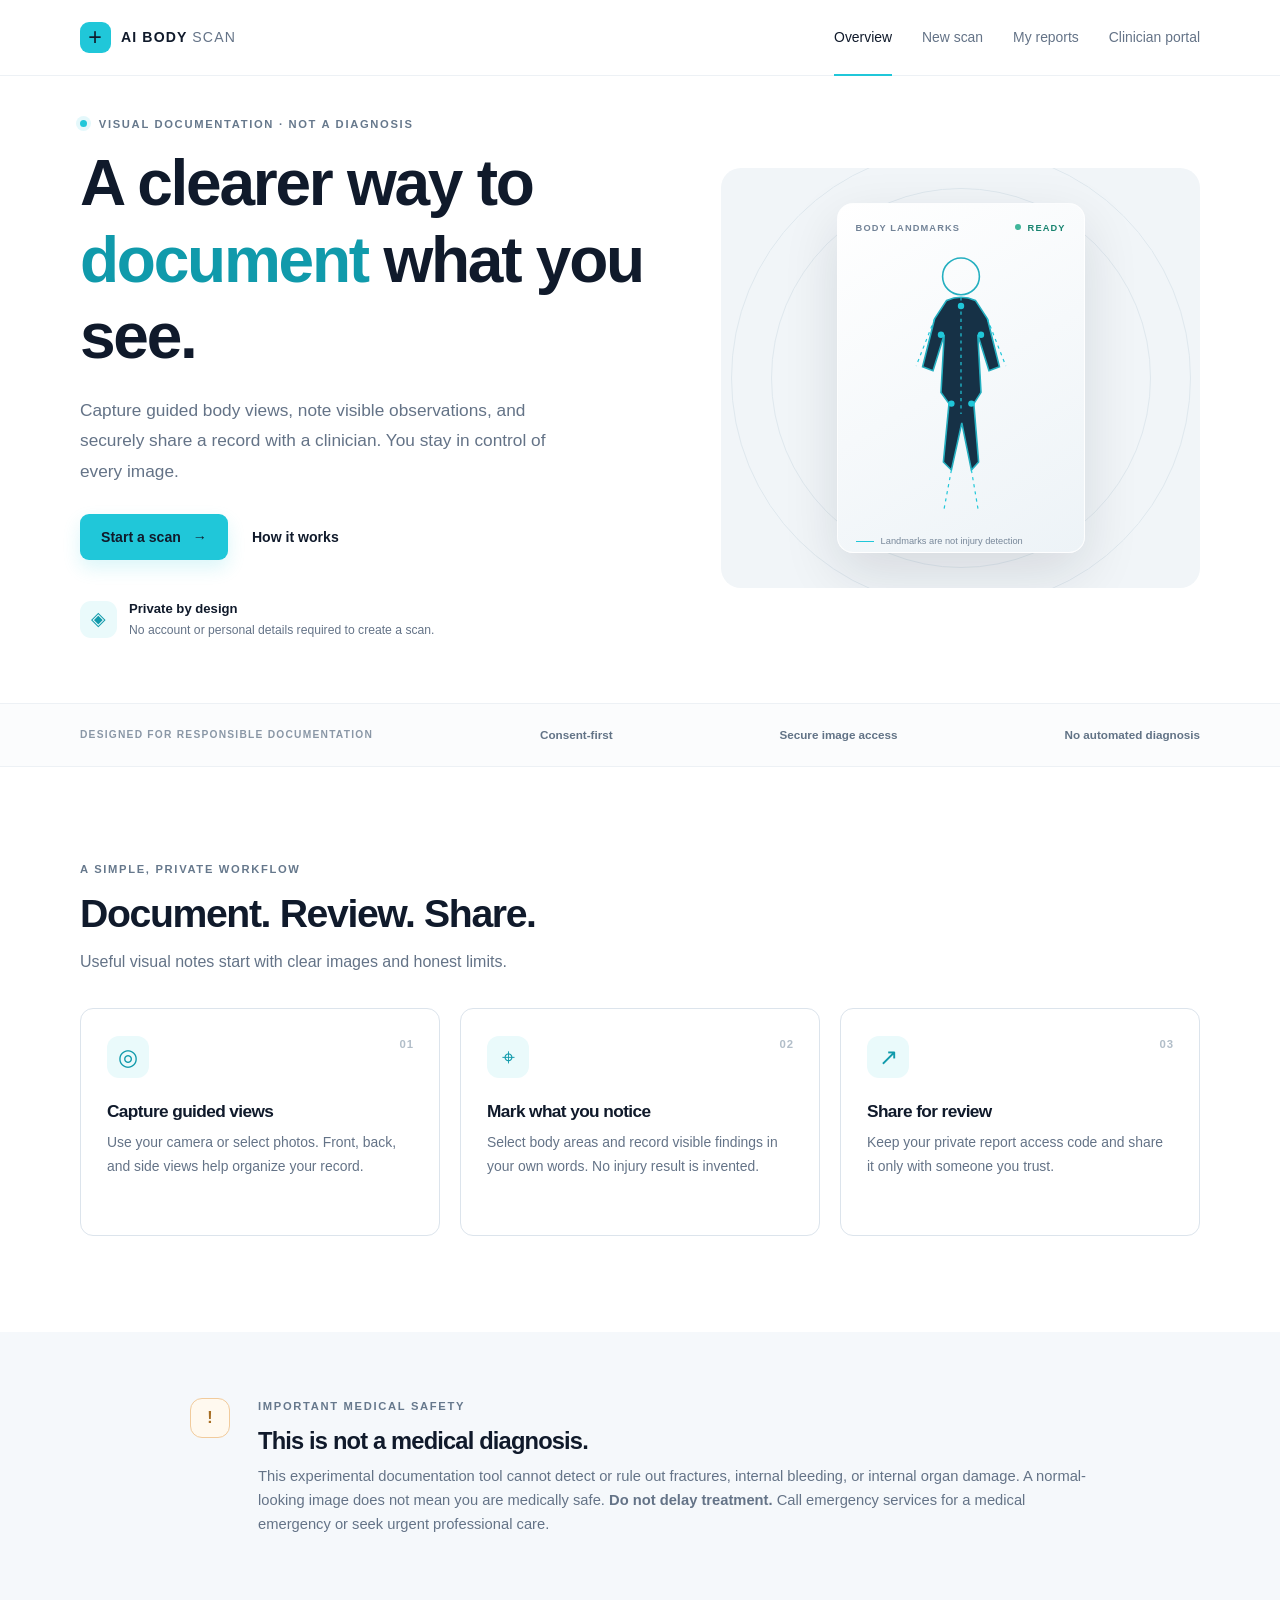
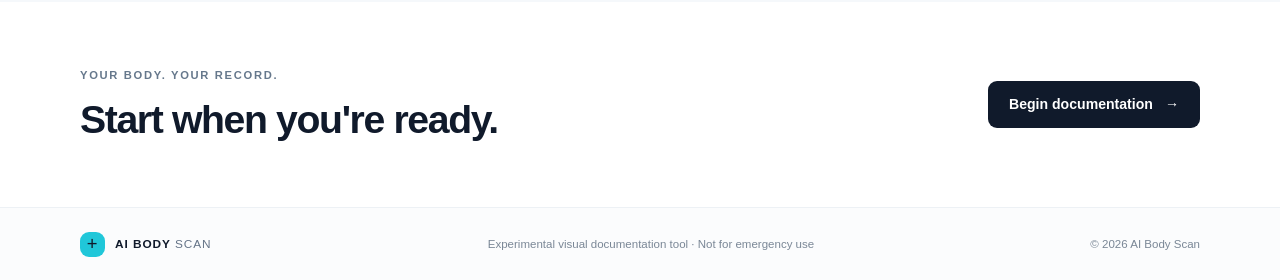
<file: frontend/index.html>
<!doctype html>
<html lang="en">
<head>
  <meta charset="utf-8">
  <meta name="viewport" content="width=device-width, initial-scale=1">
  <meta name="theme-color" content="#101a2b">
  <meta name="description" content="A private, experimental tool for documenting visible observations and body landmarks.">
  <title>AI Body Scan — Visual screening & documentation</title>
  <link rel="stylesheet" href="css/style.css">
  <script defer src="js/config.js"></script>
  <script defer src="js/app.js"></script>
</head>
<body>
  <header class="site-header">
    <a class="brand" href="index.html" aria-label="AI Body Scan home"><span class="brand-mark">+</span><span>AI BODY <b>SCAN</b></span></a>
    <button class="nav-toggle" aria-label="Open navigation" aria-expanded="false" aria-controls="primary-nav">Menu</button>
    <nav id="primary-nav" class="primary-nav">
      <a class="active" href="index.html">Overview</a><a href="scanner.html">New scan</a><a href="reports.html">My reports</a><a href="doctor.html">Clinician portal</a>
    </nav>
  </header>
  <main>
    <section class="hero container">
      <div class="hero-copy">
        <p class="eyebrow"><span class="status-dot"></span> VISUAL DOCUMENTATION · NOT A DIAGNOSIS</p>
        <h1>A clearer way to <span>document</span> what you see.</h1>
        <p class="hero-lede">Capture guided body views, note visible observations, and securely share a record with a clinician. You stay in control of every image.</p>
        <div class="hero-actions"><a class="button button-primary" href="scanner.html">Start a scan <span aria-hidden="true">→</span></a><a class="text-link" href="#how-it-works">How it works</a></div>
        <div class="hero-proof"><span class="proof-icon">◈</span><span><b>Private by design</b><small>No account or personal details required to create a scan.</small></span></div>
      </div>
      <div class="hero-visual" aria-hidden="true">
        <div class="visual-card">
          <div class="visual-top"><span>BODY LANDMARKS</span><span class="live-label"><i></i> READY</span></div>
          <svg class="hero-body" viewBox="0 0 220 350" role="img">
            <circle cx="110" cy="38" r="23" fill="none" stroke="currentColor" stroke-width="2"/>
            <path d="M92 68 Q110 60 128 68 L143 91 158 151 145 156 131 111 135 183 126 197 132 270 123 280 111 221 98 280 88 270 95 197 85 183 89 111 75 156 62 151 77 91Z" fill="#163146" stroke="currentColor" stroke-width="2"/>
            <path d="M110 64V210M77 91L54 150M143 91L166 150M98 280L88 333M123 280L132 333" fill="none" stroke="#20c7d9" stroke-width="1.5" stroke-dasharray="4 5"/>
            <circle cx="110" cy="75" r="4" fill="#20c7d9"/><circle cx="85" cy="111" r="4" fill="#20c7d9"/><circle cx="135" cy="111" r="4" fill="#20c7d9"/><circle cx="98" cy="197" r="4" fill="#20c7d9"/><circle cx="123" cy="197" r="4" fill="#20c7d9"/>
          </svg>
          <div class="visual-caption"><span class="caption-line"></span><span>Landmarks are not injury detection</span></div>
        </div>
        <span class="visual-orbit orbit-one"></span><span class="visual-orbit orbit-two"></span>
      </div>
    </section>
    <section class="trust-strip"><div class="container trust-inner"><span>DESIGNED FOR RESPONSIBLE DOCUMENTATION</span><span>Consent-first</span><span>Secure image access</span><span>No automated diagnosis</span></div></section>
    <section id="how-it-works" class="section container">
      <div class="section-heading"><p class="eyebrow">A SIMPLE, PRIVATE WORKFLOW</p><h2>Document. Review. Share.</h2><p>Useful visual notes start with clear images and honest limits.</p></div>
      <div class="feature-grid">
        <article class="feature-card"><span class="feature-number">01</span><div class="feature-icon">◎</div><h3>Capture guided views</h3><p>Use your camera or select photos. Front, back, and side views help organize your record.</p></article>
        <article class="feature-card"><span class="feature-number">02</span><div class="feature-icon">⌖</div><h3>Mark what you notice</h3><p>Select body areas and record visible findings in your own words. No injury result is invented.</p></article>
        <article class="feature-card"><span class="feature-number">03</span><div class="feature-icon">↗</div><h3>Share for review</h3><p>Keep your private report access code and share it only with someone you trust.</p></article>
      </div>
    </section>
    <section class="safety-section"><div class="container safety-card"><span class="safety-symbol">!</span><div><p class="eyebrow">IMPORTANT MEDICAL SAFETY</p><h2>This is not a medical diagnosis.</h2><p>This experimental documentation tool cannot detect or rule out fractures, internal bleeding, or internal organ damage. A normal-looking image does not mean you are medically safe. <b>Do not delay treatment.</b> Call emergency services for a medical emergency or seek urgent professional care.</p></div></div></section>
    <section class="closing-cta container"><div><p class="eyebrow">YOUR BODY. YOUR RECORD.</p><h2>Start when you're ready.</h2></div><a class="button button-dark" href="scanner.html">Begin documentation <span aria-hidden="true">→</span></a></section>
  </main>
  <footer class="site-footer"><div class="container footer-inner"><a class="brand" href="index.html"><span class="brand-mark">+</span><span>AI BODY <b>SCAN</b></span></a><span>Experimental visual documentation tool · Not for emergency use</span><span>© <span data-year></span> AI Body Scan</span></div></footer>
</body>
</html>
</file>
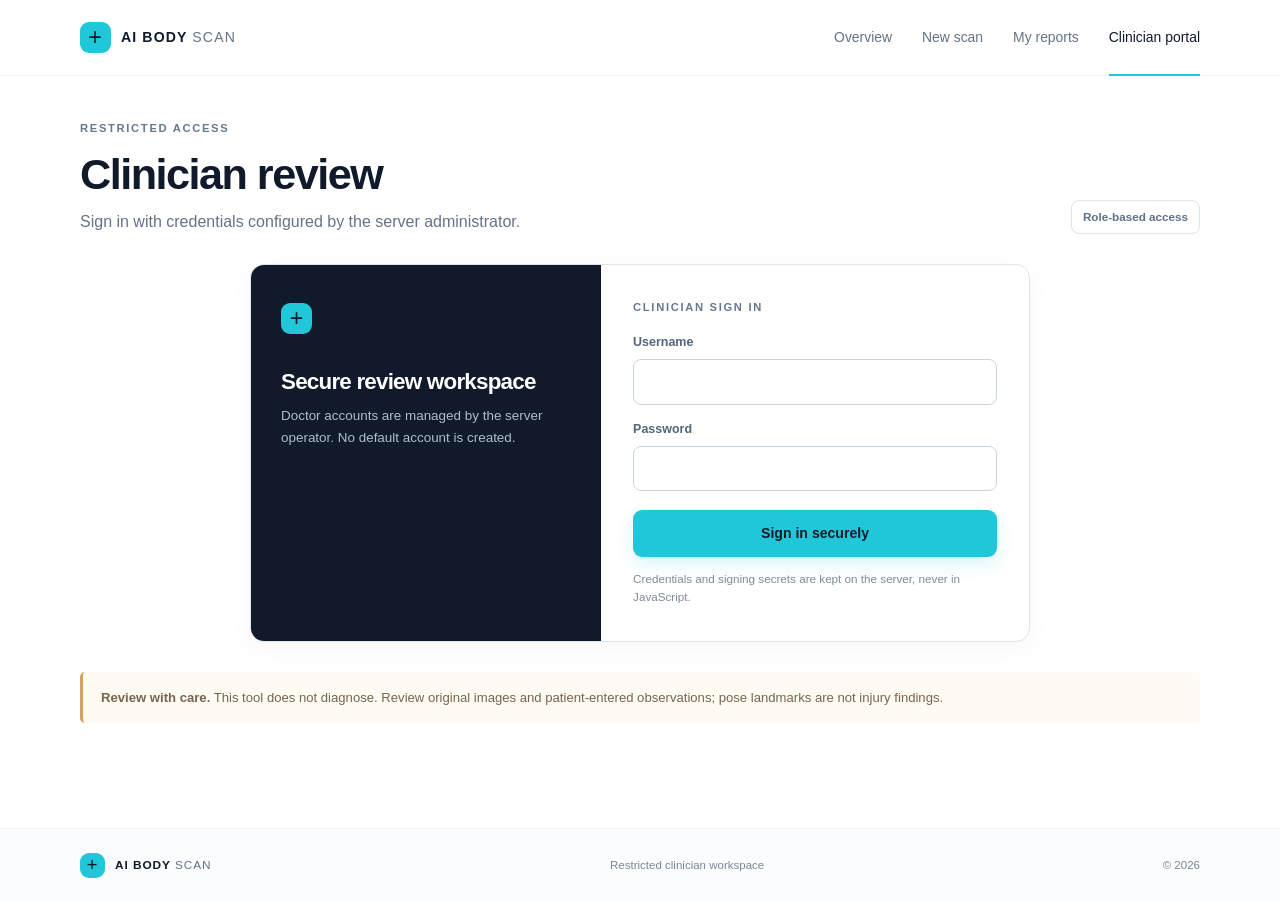
<file: frontend/doctor.html>
<!doctype html>
<html lang="en"><head><meta charset="utf-8"><meta name="viewport" content="width=device-width, initial-scale=1"><meta name="theme-color" content="#101a2b"><title>Clinician portal — AI Body Scan</title><link rel="stylesheet" href="css/style.css"><script defer src="js/config.js"></script><script defer src="js/app.js"></script><script defer src="js/doctor.js"></script></head>
<body data-page="doctor"><header class="site-header"><a class="brand" href="index.html"><span class="brand-mark">+</span><span>AI BODY <b>SCAN</b></span></a><button class="nav-toggle" aria-label="Open navigation" aria-expanded="false" aria-controls="primary-nav">Menu</button><nav id="primary-nav" class="primary-nav"><a href="index.html">Overview</a><a href="scanner.html">New scan</a><a href="reports.html">My reports</a><a class="active" href="doctor.html">Clinician portal</a></nav></header>
<main class="container page-main"><div class="page-title"><div><p class="eyebrow">RESTRICTED ACCESS</p><h1>Clinician review</h1><p>Sign in with credentials configured by the server administrator.</p></div><span class="step-badge">Role-based access</span></div>
<div id="doctor-message" class="notice" role="status" aria-live="polite" hidden></div>
<section id="doctor-login-panel" class="panel auth-panel"><div class="auth-illustration"><span class="brand-mark">+</span><h2>Secure review workspace</h2><p>Doctor accounts are managed by the server operator. No default account is created.</p></div><form id="doctor-login-form" class="auth-form"><p class="eyebrow">CLINICIAN SIGN IN</p><label for="doctor-username">Username</label><input id="doctor-username" name="username" autocomplete="username" required maxlength="128"><label for="doctor-password">Password</label><input id="doctor-password" name="password" type="password" autocomplete="current-password" required maxlength="256"><button class="button button-primary button-full" type="submit">Sign in securely</button><p class="fine-print">Credentials and signing secrets are kept on the server, never in JavaScript.</p></form></section>
<section id="doctor-workspace" hidden><div class="workspace-heading"><div><p class="eyebrow">REVIEW QUEUE</p><h2>Submitted scans</h2></div><button id="doctor-logout" class="button button-outline" type="button">Sign out</button></div><div id="doctor-scan-list" class="doctor-scan-list"></div></section>
<div class="safety-banner"><b>Review with care.</b> This tool does not diagnose. Review original images and patient-entered observations; pose landmarks are not injury findings.</div></main>
<footer class="site-footer"><div class="container footer-inner"><a class="brand" href="index.html"><span class="brand-mark">+</span><span>AI BODY <b>SCAN</b></span></a><span>Restricted clinician workspace</span><span>© <span data-year></span></span></div></footer></body></html>
</file>
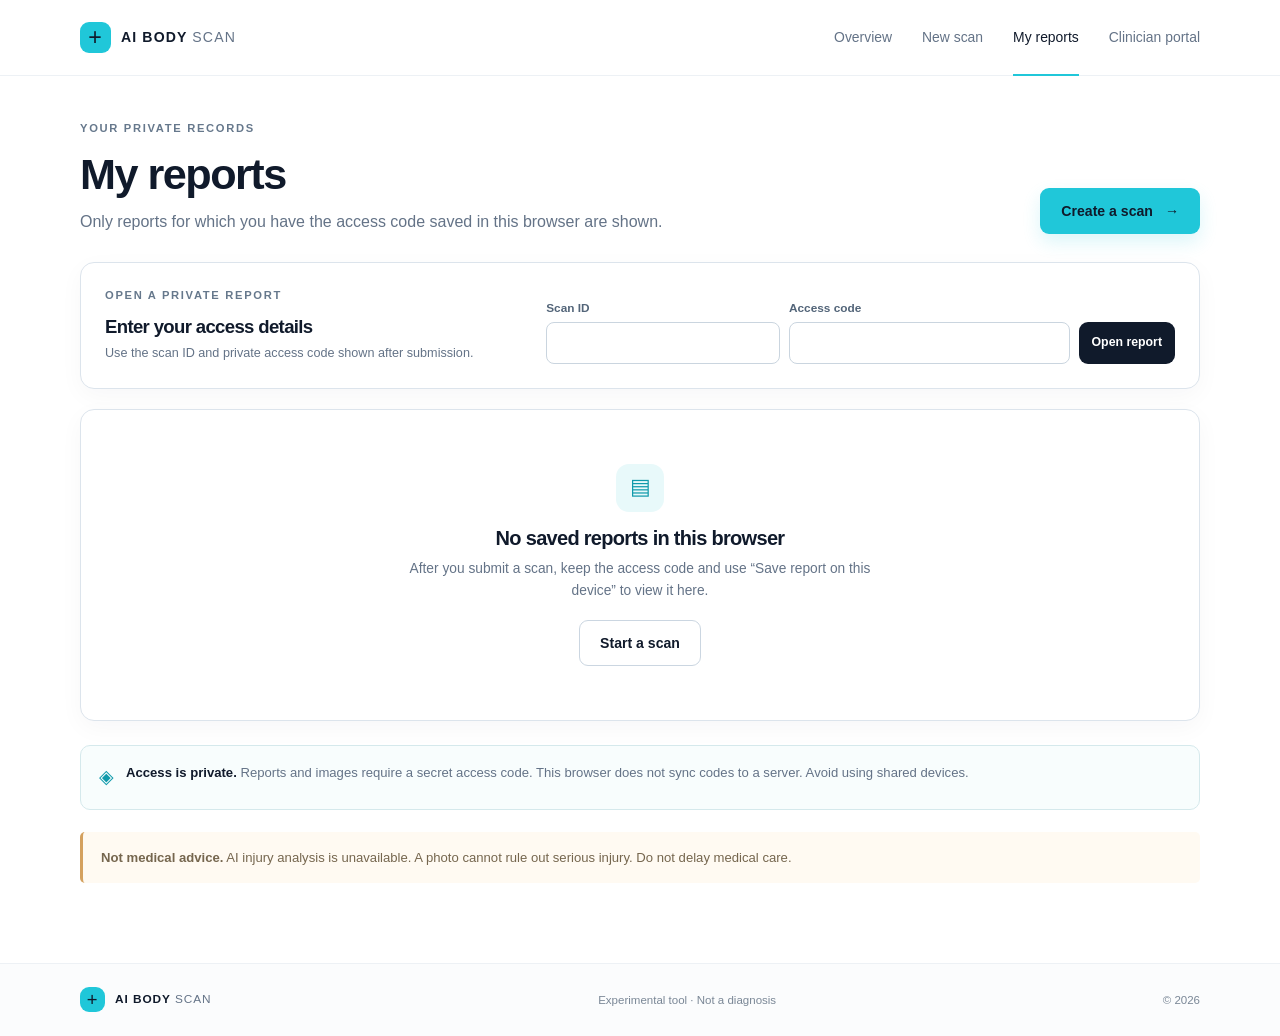
<file: frontend/reports.html>
<!doctype html>
<html lang="en"><head><meta charset="utf-8"><meta name="viewport" content="width=device-width, initial-scale=1"><meta name="theme-color" content="#101a2b"><title>My reports — AI Body Scan</title><link rel="stylesheet" href="css/style.css"><script defer src="js/config.js"></script><script defer src="js/app.js"></script><script defer src="js/reports.js"></script></head>
<body data-page="reports"><header class="site-header"><a class="brand" href="index.html"><span class="brand-mark">+</span><span>AI BODY <b>SCAN</b></span></a><button class="nav-toggle" aria-label="Open navigation" aria-expanded="false" aria-controls="primary-nav">Menu</button><nav id="primary-nav" class="primary-nav"><a href="index.html">Overview</a><a href="scanner.html">New scan</a><a class="active" href="reports.html">My reports</a><a href="doctor.html">Clinician portal</a></nav></header>
<main class="container page-main"><div class="page-title"><div><p class="eyebrow">YOUR PRIVATE RECORDS</p><h1>My reports</h1><p>Only reports for which you have the access code saved in this browser are shown.</p></div><a class="button button-primary" href="scanner.html">Create a scan <span aria-hidden="true">→</span></a></div>
<div id="reports-message" class="notice" role="status" aria-live="polite" hidden></div>
<form id="access-report-form" class="panel access-report-form"><div><p class="eyebrow">OPEN A PRIVATE REPORT</p><h2>Enter your access details</h2><p>Use the scan ID and private access code shown after submission.</p></div><div class="access-fields"><label><span class="field-label">Scan ID</span><input name="scanId" autocomplete="off" required></label><label><span class="field-label">Access code</span><input name="accessCode" autocomplete="off" required></label><button class="button button-dark" type="submit">Open report</button></div></form>
<section id="reports-list" class="report-list"><div class="empty-state panel"><span class="empty-icon">▤</span><h2>No saved reports in this browser</h2><p>After you submit a scan, keep the access code and use “Save report on this device” to view it here.</p><a class="button button-outline" href="scanner.html">Start a scan</a></div></section>
<section class="privacy-callout"><span>◈</span><p><b>Access is private.</b> Reports and images require a secret access code. This browser does not sync codes to a server. Avoid using shared devices.</p></section>
<div class="safety-banner"><b>Not medical advice.</b> AI injury analysis is unavailable. A photo cannot rule out serious injury. Do not delay medical care.</div></main>
<footer class="site-footer"><div class="container footer-inner"><a class="brand" href="index.html"><span class="brand-mark">+</span><span>AI BODY <b>SCAN</b></span></a><span>Experimental tool · Not a diagnosis</span><span>© <span data-year></span></span></div></footer></body></html>
</file>
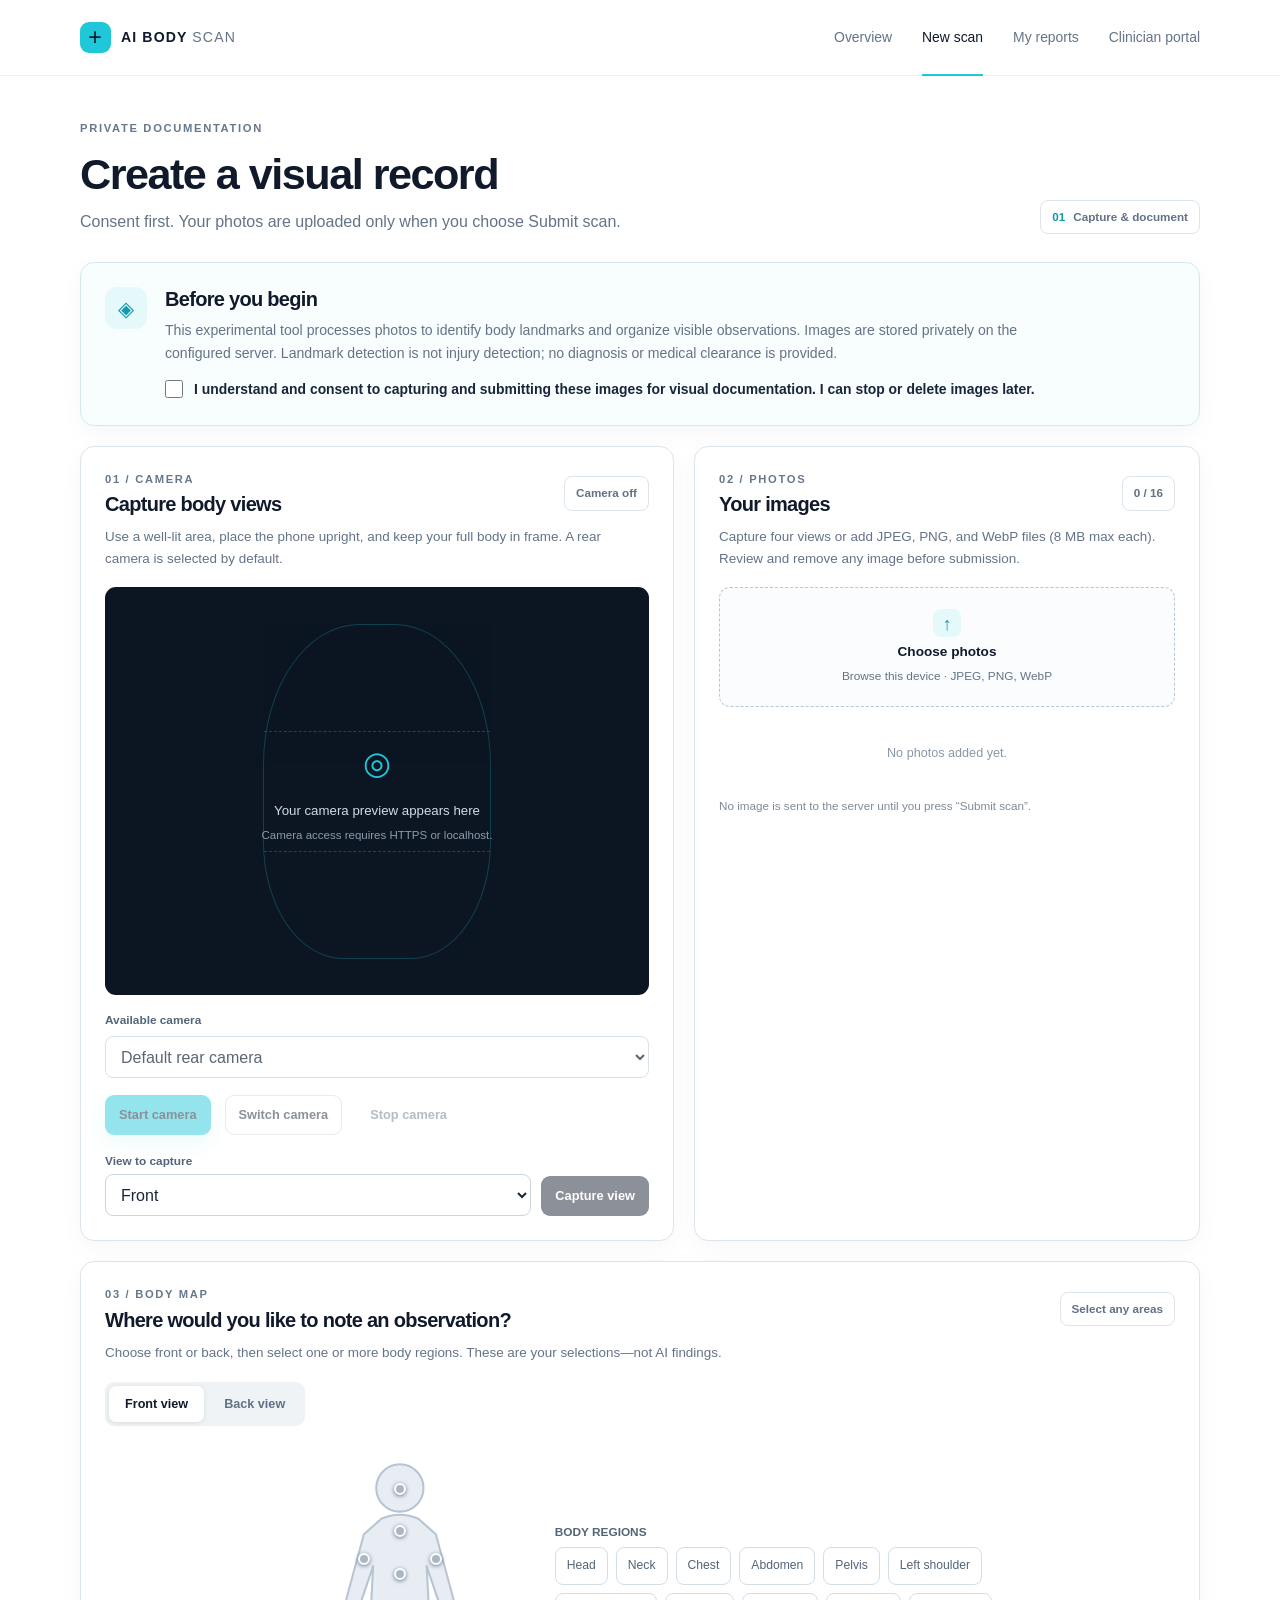
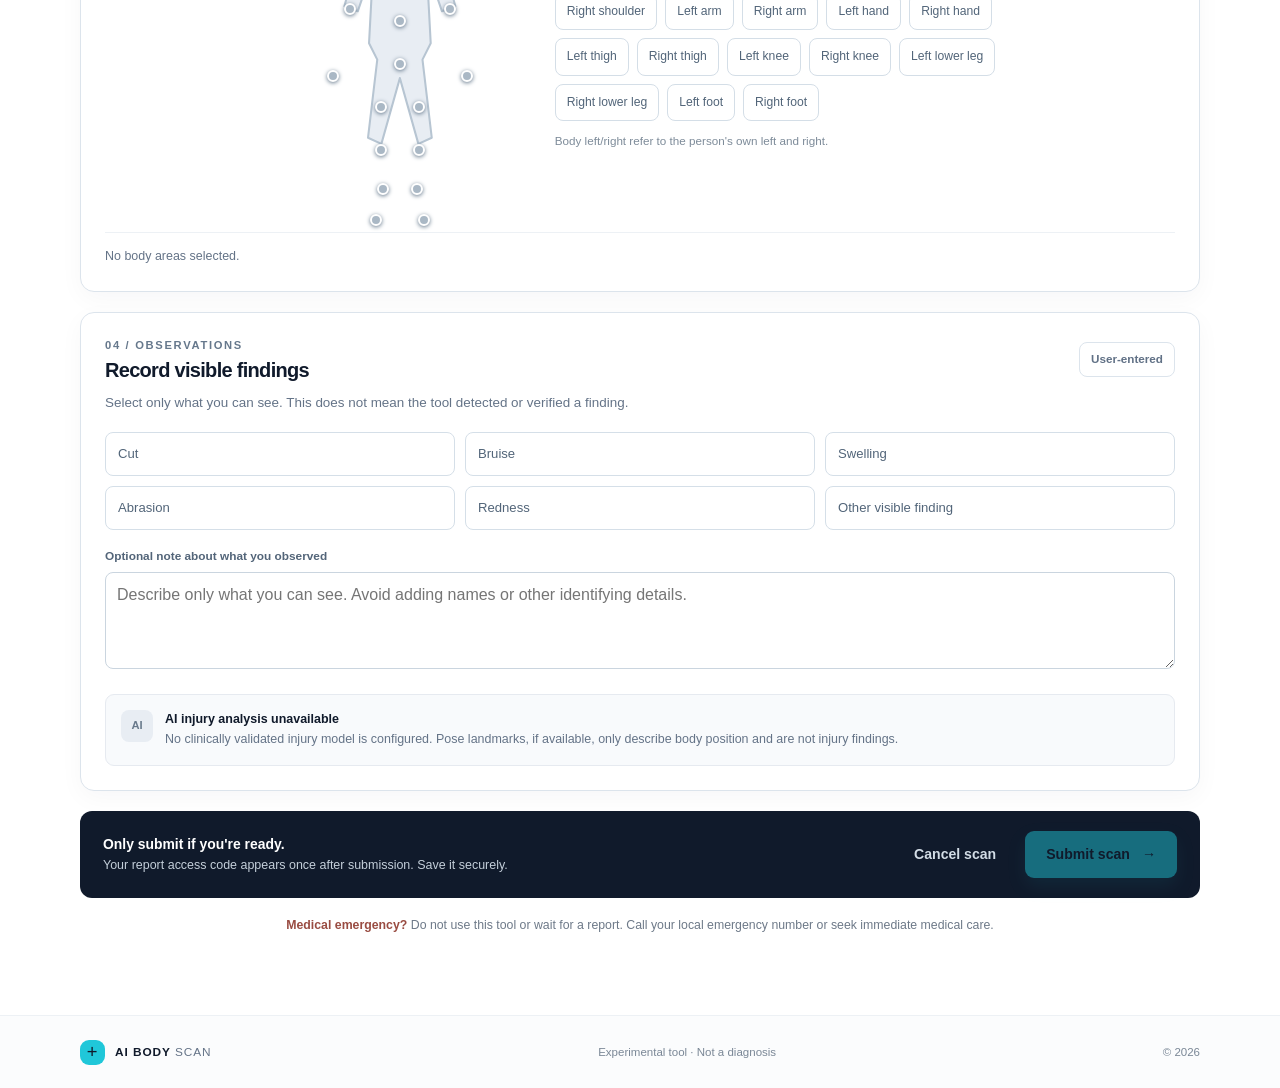
<file: frontend/scanner.html>
<!doctype html>
<html lang="en">
<head>
  <meta charset="utf-8"><meta name="viewport" content="width=device-width, initial-scale=1"><meta name="theme-color" content="#101a2b">
  <title>New scan — AI Body Scan</title><link rel="stylesheet" href="css/style.css">
  <script defer src="js/config.js"></script><script defer src="js/app.js"></script><script defer src="js/scanner.js"></script>
</head>
<body data-page="scanner">
  <header class="site-header"><a class="brand" href="index.html"><span class="brand-mark">+</span><span>AI BODY <b>SCAN</b></span></a><button class="nav-toggle" aria-label="Open navigation" aria-expanded="false" aria-controls="primary-nav">Menu</button><nav id="primary-nav" class="primary-nav"><a href="index.html">Overview</a><a class="active" href="scanner.html">New scan</a><a href="reports.html">My reports</a><a href="doctor.html">Clinician portal</a></nav></header>
  <main class="container page-main">
    <div class="page-title"><div><p class="eyebrow">PRIVATE DOCUMENTATION</p><h1>Create a visual record</h1><p>Consent first. Your photos are uploaded only when you choose Submit scan.</p></div><span class="step-badge"><span>01</span> Capture &amp; document</span></div>
    <div id="scanner-message" class="notice" role="status" aria-live="polite" hidden></div>
    <section class="consent-panel panel">
      <div class="panel-icon">◈</div><div class="consent-copy"><h2>Before you begin</h2><p>This experimental tool processes photos to identify body landmarks and organize visible observations. Images are stored privately on the configured server. Landmark detection is not injury detection; no diagnosis or medical clearance is provided.</p>
        <label class="check-row"><input id="consent-check" type="checkbox"><span>I understand and consent to capturing and submitting these images for visual documentation. I can stop or delete images later.</span></label>
      </div>
    </section>
    <div class="scanner-layout">
      <section class="panel camera-panel">
        <div class="panel-heading"><div><p class="eyebrow">01 / CAMERA</p><h2>Capture body views</h2></div><span id="camera-state" class="subtle-badge">Camera off</span></div>
        <p class="supporting-text">Use a well-lit area, place the phone upright, and keep your full body in frame. A rear camera is selected by default.</p>
        <div class="camera-frame"><video id="camera-preview" autoplay muted playsinline aria-label="Live camera preview"></video><div id="camera-placeholder" class="camera-placeholder"><span class="camera-symbol">◎</span><span>Your camera preview appears here</span><small>Camera access requires HTTPS or localhost.</small></div><div class="camera-overlay" aria-hidden="true"><span></span></div></div>
        <div class="camera-controls">
          <label class="field-label" for="camera-select">Available camera</label><select id="camera-select" disabled><option value="">Default rear camera</option></select>
          <div class="button-row"><button id="start-camera" class="button button-primary" type="button" disabled>Start camera</button><button id="switch-camera" class="button button-outline" type="button" disabled>Switch camera</button><button id="stop-camera" class="button button-quiet" type="button" disabled>Stop camera</button></div>
          <div class="capture-row"><label class="field-label" for="view-select">View to capture</label><select id="view-select"><option value="front">Front</option><option value="back">Back</option><option value="left">Left side</option><option value="right">Right side</option></select><button id="capture-photo" class="button button-dark" type="button" disabled>Capture view</button></div>
        </div>
      </section>
      <section class="panel">
        <div class="panel-heading"><div><p class="eyebrow">02 / PHOTOS</p><h2>Your images</h2></div><span id="photo-count" class="subtle-badge">0 / 16</span></div>
        <p class="supporting-text">Capture four views or add JPEG, PNG, and WebP files (8 MB max each). Review and remove any image before submission.</p>
        <label class="upload-zone" for="photo-upload"><span class="upload-icon">↑</span><b>Choose photos</b><span>Browse this device · JPEG, PNG, WebP</span><input id="photo-upload" type="file" accept="image/jpeg,image/png,image/webp" multiple disabled></label>
        <div id="photo-gallery" class="photo-gallery" aria-live="polite"><div class="empty-gallery">No photos added yet.</div></div>
        <p class="fine-print">No image is sent to the server until you press “Submit scan”.</p>
      </section>
    </div>
    <section class="panel body-map-panel">
      <div class="panel-heading"><div><p class="eyebrow">03 / BODY MAP</p><h2>Where would you like to note an observation?</h2></div><span class="subtle-badge">Select any areas</span></div>
      <p class="supporting-text">Choose front or back, then select one or more body regions. These are your selections—not AI findings.</p>
      <div class="map-toolbar" role="group" aria-label="Body map view"><button class="map-view active" data-map-view="front" type="button">Front view</button><button class="map-view" data-map-view="back" type="button">Back view</button></div>
      <div class="body-map-content">
        <div id="body-diagram" class="body-diagram" data-view="front" aria-label="Selectable body map">
          <svg viewBox="0 0 180 360" aria-hidden="true"><circle cx="90" cy="35" r="23"/><path d="M72 65Q90 57 108 65L125 80 144 150 131 155 116 111 120 186 112 202 121 278 108 284 90 220 72 284 59 278 68 202 60 186 64 111 49 155 36 150 55 80Z"/></svg>
          <div id="region-pins" class="region-pins"></div>
        </div>
        <div class="region-picker"><p class="field-label">BODY REGIONS</p><div id="region-buttons" class="region-buttons"></div><p class="fine-print">Body left/right refer to the person's own left and right.</p></div>
      </div>
      <div id="selected-regions" class="selected-list">No body areas selected.</div>
    </section>
    <section class="panel observations-panel">
      <div class="panel-heading"><div><p class="eyebrow">04 / OBSERVATIONS</p><h2>Record visible findings</h2></div><span class="subtle-badge">User-entered</span></div>
      <p class="supporting-text">Select only what you can see. This does not mean the tool detected or verified a finding.</p>
      <div class="observation-grid">
        <label class="observation-option"><input type="checkbox" name="observation" value="cuts"><span>Cut</span></label><label class="observation-option"><input type="checkbox" name="observation" value="bruises"><span>Bruise</span></label><label class="observation-option"><input type="checkbox" name="observation" value="swelling"><span>Swelling</span></label><label class="observation-option"><input type="checkbox" name="observation" value="abrasions"><span>Abrasion</span></label><label class="observation-option"><input type="checkbox" name="observation" value="redness"><span>Redness</span></label><label class="observation-option"><input type="checkbox" name="observation" value="other"><span>Other visible finding</span></label>
      </div>
      <label class="field-label note-label" for="observation-note">Optional note about what you observed</label><textarea id="observation-note" rows="3" maxlength="1000" placeholder="Describe only what you can see. Avoid adding names or other identifying details."></textarea>
      <div class="analysis-unavailable"><span>AI</span><p><b>AI injury analysis unavailable</b><br>No clinically validated injury model is configured. Pose landmarks, if available, only describe body position and are not injury findings.</p></div>
    </section>
    <div class="submit-bar"><p><b>Only submit if you're ready.</b><br>Your report access code appears once after submission. Save it securely.</p><div class="submit-actions"><a class="button button-quiet" href="index.html">Cancel scan</a><button id="submit-scan" class="button button-primary" type="button" disabled>Submit scan <span aria-hidden="true">→</span></button></div></div>
    <section id="submission-result" class="panel submission-result" hidden aria-live="polite"></section>
    <p class="emergency-note"><b>Medical emergency?</b> Do not use this tool or wait for a report. Call your local emergency number or seek immediate medical care.</p>
  </main>
  <footer class="site-footer"><div class="container footer-inner"><a class="brand" href="index.html"><span class="brand-mark">+</span><span>AI BODY <b>SCAN</b></span></a><span>Experimental tool · Not a diagnosis</span><span>© <span data-year></span></span></div></footer>
</body></html>
</file>
<file: frontend/css/style.css>
:root {
  color-scheme: light;
  --navy: #101a2b;
  --navy-soft: #1b2b40;
  --cyan: #20c7d9;
  --cyan-dark: #109aab;
  --silver: #e8edf3;
  --white: #fff;
  --ink: #17263a;
  --muted: #647387;
  --line: #dce4ec;
  --surface: #f5f8fb;
  --green: #17836f;
  --red: #b74949;
  --shadow: 0 16px 48px rgba(16, 26, 43, .08);
  font-family: "DM Sans", "Segoe UI", sans-serif;
}

* { box-sizing: border-box; }
html { scroll-behavior: smooth; }
body { margin: 0; color: var(--ink); background: var(--white); line-height: 1.6; }
button, input, select, textarea { font: inherit; }
button, a, input, select, textarea { -webkit-tap-highlight-color: transparent; }
button:focus-visible, a:focus-visible, input:focus-visible, select:focus-visible, textarea:focus-visible { outline: 3px solid rgba(32, 199, 217, .55); outline-offset: 3px; }
a { color: inherit; }
.container { width: min(1120px, calc(100% - 48px)); margin-inline: auto; }
.site-header { height: 76px; padding: 0 max(24px, calc((100% - 1120px)/2)); display: flex; align-items: center; justify-content: space-between; background: var(--white); border-bottom: 1px solid #edf1f5; position: relative; z-index: 4; }
.brand { display: inline-flex; gap: 10px; align-items: center; color: var(--navy); text-decoration: none; font-size: .88rem; font-weight: 700; letter-spacing: .08em; white-space: nowrap; }
.brand b { font-weight: 500; color: var(--muted); }
.brand-mark { width: 31px; height: 31px; display: inline-grid; place-items: center; border-radius: 9px; color: var(--navy); background: var(--cyan); font-family: "Manrope", sans-serif; font-size: 1.45rem; line-height: 1; font-weight: 500; }
.primary-nav { display: flex; align-items: center; gap: 30px; }
.primary-nav a { position: relative; color: #647387; font-size: .87rem; text-decoration: none; transition: color .18s ease; }
.primary-nav a:hover, .primary-nav a.active { color: var(--navy); }
.primary-nav a.active::after { content: ""; height: 2px; position: absolute; bottom: -27px; left: 0; right: 0; background: var(--cyan); }
.nav-toggle { display: none; }
.hero { min-height: 556px; display: grid; grid-template-columns: 1.1fr .9fr; align-items: center; gap: 56px; padding-top: 40px; padding-bottom: 62px; }
.hero-copy { max-width: 610px; }
.eyebrow { margin: 0 0 12px; color: #66788c; font-size: .7rem; font-weight: 700; letter-spacing: .15em; line-height: 1.5; }
.status-dot, .live-label i { display: inline-block; width: 7px; height: 7px; margin-right: 7px; border-radius: 50%; background: var(--cyan); vertical-align: 1px; box-shadow: 0 0 0 4px rgba(32,199,217,.12); }
h1, h2, h3, p { margin-top: 0; }
h1, h2, h3 { font-family: "Manrope", "Segoe UI", sans-serif; color: var(--navy); line-height: 1.2; letter-spacing: -.035em; }
.hero h1 { max-width: 590px; margin: 0 0 20px; font-size: clamp(2.7rem, 5vw, 4.25rem); font-weight: 700; }
.hero h1 span { color: var(--cyan-dark); }
.hero-lede { max-width: 510px; margin-bottom: 28px; color: var(--muted); font-size: 1.08rem; line-height: 1.75; }
.hero-actions, .button-row { display: flex; align-items: center; gap: 14px; flex-wrap: wrap; }
.button { min-height: 46px; padding: 11px 20px; display: inline-flex; align-items: center; justify-content: center; gap: 12px; border: 1px solid transparent; border-radius: 9px; font-weight: 700; font-size: .88rem; text-decoration: none; cursor: pointer; transition: transform .18s ease, background .18s ease, border .18s ease, box-shadow .18s ease; }
.button:hover:not(:disabled) { transform: translateY(-1px); }
.button:disabled { opacity: .48; cursor: not-allowed; }
.button-primary { background: var(--cyan); color: var(--navy); box-shadow: 0 8px 18px rgba(32,199,217,.16); }
.button-primary:hover:not(:disabled) { background: #45d7e5; box-shadow: 0 10px 24px rgba(32,199,217,.22); }
.button-dark { color: var(--white); background: var(--navy); }
.button-dark:hover:not(:disabled) { background: #243a55; }
.button-outline { border-color: #cbd6e1; color: var(--navy); background: var(--white); }
.button-outline:hover:not(:disabled), .button-quiet:hover:not(:disabled) { border-color: var(--cyan-dark); background: #f1fcfd; }
.button-quiet { border-color: transparent; color: var(--muted); background: transparent; }
.text-link { padding: 10px; color: var(--navy); font-size: .88rem; font-weight: 600; text-decoration: none; }
.text-link:hover { color: var(--cyan-dark); }
.hero-proof { display: flex; gap: 12px; align-items: center; margin-top: 38px; color: var(--navy); }
.proof-icon { width: 37px; height: 37px; display: grid; place-items: center; border-radius: 11px; color: var(--cyan-dark); background: #eafafb; font-size: 1.2rem; }
.hero-proof b, .hero-proof small { display: block; }
.hero-proof b { font-size: .82rem; }
.hero-proof small { margin-top: 2px; color: var(--muted); font-size: .76rem; }
.hero-visual { position: relative; min-height: 420px; display: grid; place-items: center; overflow: hidden; border-radius: 20px; background: #f1f5f8; }
.visual-card { position: relative; z-index: 1; width: 248px; height: 350px; padding: 17px 18px; border: 1px solid rgba(255,255,255,.85); border-radius: 16px; background: linear-gradient(150deg,#fff,#edf3f7); box-shadow: 0 20px 55px rgba(16,26,43,.12); }
.visual-top { display: flex; justify-content: space-between; color: #728397; font-size: .58rem; font-weight: 700; letter-spacing: .12em; }
.live-label { color: var(--green); }
.live-label i { width: 6px; height: 6px; margin-right: 3px; background: #41b69b; box-shadow: none; }
.hero-body { width: 100%; height: 280px; margin-top: 10px; color: #24afc0; }
.visual-caption { display: flex; align-items: center; gap: 7px; color: #778799; font-size: .58rem; }
.caption-line { width: 18px; height: 1px; background: var(--cyan); }
.visual-orbit { position: absolute; border: 1px solid #dfe8ee; border-radius: 50%; }
.orbit-one { width: 380px; height: 380px; }
.orbit-two { width: 460px; height: 460px; }
.trust-strip { border-block: 1px solid #edf1f5; background: #fbfcfd; }
.trust-inner { min-height: 62px; display: flex; align-items: center; justify-content: space-between; gap: 20px; color: #627386; font-size: .73rem; font-weight: 600; }
.trust-inner span:first-child { color: #8a97a6; font-size: .64rem; letter-spacing: .12em; }
.section { padding-top: 94px; padding-bottom: 96px; }
.section-heading { max-width: 600px; margin-bottom: 34px; }
.section-heading h2, .closing-cta h2 { margin: 0 0 12px; font-size: clamp(1.9rem, 3.2vw, 2.45rem); }
.section-heading > p:last-child { margin-bottom: 0; color: var(--muted); }
.feature-grid { display: grid; grid-template-columns: repeat(3, 1fr); gap: 20px; }
.feature-card { position: relative; min-height: 228px; padding: 27px 26px; border: 1px solid var(--line); border-radius: 13px; background: var(--white); transition: transform .2s ease, box-shadow .2s ease; }
.feature-card:hover { transform: translateY(-3px); box-shadow: var(--shadow); }
.feature-number { position: absolute; top: 26px; right: 25px; color: #b2bec9; font-size: .71rem; font-weight: 700; letter-spacing: .08em; }
.feature-icon { width: 42px; height: 42px; margin-bottom: 23px; display: grid; place-items: center; border-radius: 12px; color: var(--cyan-dark); background: #eafafb; font-size: 1.45rem; }
.feature-card h3 { margin-bottom: 9px; font-size: 1.08rem; }
.feature-card p { margin: 0; color: var(--muted); font-size: .87rem; line-height: 1.7; }
.safety-section { padding: 66px 0; background: var(--surface); }
.safety-card { display: grid; grid-template-columns: 48px 1fr; gap: 20px; align-items: start; max-width: 900px; }
.safety-symbol { width: 40px; height: 40px; display: grid; place-items: center; border: 1px solid #f1cb9c; border-radius: 12px; color: #a76e24; background: #fff9ef; font-weight: 700; }
.safety-card h2 { margin: 0 0 10px; font-size: 1.48rem; }
.safety-card p:last-child { max-width: 850px; margin: 0; color: var(--muted); font-size: .92rem; }
.closing-cta { min-height: 205px; display: flex; align-items: center; justify-content: space-between; gap: 24px; }
.closing-cta h2 { margin: 0; }
.site-footer { border-top: 1px solid #edf1f5; background: #fbfcfd; }
.footer-inner { min-height: 72px; display: flex; align-items: center; justify-content: space-between; gap: 20px; color: #7a8796; font-size: .72rem; }
.footer-inner .brand { font-size: .74rem; }
.footer-inner .brand-mark { width: 25px; height: 25px; font-size: 1.15rem; }

/* Scanner, reports and clinician workspace */
.page-main { min-height: calc(100vh - 148px); padding-top: 44px; padding-bottom: 80px; }
.page-title { display: flex; justify-content: space-between; align-items: end; gap: 24px; margin-bottom: 28px; }
.page-title h1 { margin: 0 0 8px; font-size: clamp(2rem, 4vw, 2.7rem); }
.page-title p:last-child { margin: 0; color: var(--muted); }
.step-badge, .subtle-badge { display: inline-flex; align-items: center; gap: 8px; padding: 7px 11px; border: 1px solid var(--line); border-radius: 8px; color: #617186; background: var(--white); font-size: .73rem; font-weight: 600; white-space: nowrap; }
.step-badge span { color: var(--cyan-dark); font-weight: 700; }
.panel { padding: 24px; border: 1px solid var(--line); border-radius: 14px; background: var(--white); box-shadow: 0 7px 24px rgba(16,26,43,.035); }
.consent-panel { display: grid; grid-template-columns: 44px 1fr; gap: 16px; align-items: start; margin-bottom: 20px; border-color: #d5e9ec; background: #f8fdfd; }
.panel-icon { width: 42px; height: 42px; display: grid; place-items: center; border-radius: 12px; color: var(--cyan-dark); background: #e5f8fa; font-size: 1.3rem; }
.consent-copy h2, .panel-heading h2, .workspace-heading h2 { margin: 0; font-size: 1.25rem; }
.consent-copy > p { max-width: 900px; margin: 8px 0 14px; color: var(--muted); font-size: .88rem; }
.check-row { display: flex; gap: 11px; align-items: flex-start; color: var(--ink); font-size: .87rem; font-weight: 600; cursor: pointer; }
.check-row input { flex: 0 0 auto; width: 18px; height: 18px; margin: 2px 0 0; accent-color: var(--cyan-dark); }
.scanner-layout { display: grid; grid-template-columns: 1.08fr .92fr; gap: 20px; margin-bottom: 20px; }
.panel-heading { display: flex; align-items: center; justify-content: space-between; gap: 16px; margin-bottom: 10px; }
.panel-heading .eyebrow { margin-bottom: 5px; }
.supporting-text { margin: 0 0 18px; color: var(--muted); font-size: .84rem; }
.camera-frame { position: relative; width: 100%; aspect-ratio: 4 / 3; overflow: hidden; border-radius: 11px; background: #0c1522; }
.camera-frame video { width: 100%; height: 100%; display: block; object-fit: cover; }
.camera-placeholder { position: absolute; inset: 0; display: flex; flex-direction: column; justify-content: center; align-items: center; gap: 5px; color: #d2dbe5; text-align: center; font-size: .83rem; }
.camera-placeholder[hidden] { display: none; }
.camera-placeholder small { color: #8d9bac; font-size: .72rem; }
.camera-symbol { margin-bottom: 5px; color: var(--cyan); font-size: 2rem; }
.camera-overlay { position: absolute; inset: 9% 29%; border: 1px solid rgba(32,199,217,.55); border-radius: 42% 42% 35% 35%; pointer-events: none; opacity: .46; }
.camera-overlay::before, .camera-overlay::after { content: ""; position: absolute; left: 0; right: 0; border-top: 1px dashed rgba(32,199,217,.65); }
.camera-overlay::before { top: 32%; }
.camera-overlay::after { top: 68%; }
.camera-controls { padding-top: 16px; }
.field-label { display: block; margin-bottom: 6px; color: #536579; font-size: .74rem; font-weight: 700; }
select, input:not([type="checkbox"]):not([type="file"]), textarea { min-height: 42px; width: 100%; padding: 9px 11px; border: 1px solid #cad5df; border-radius: 8px; color: var(--ink); background: var(--white); }
select { margin-bottom: 12px; }
.camera-controls .button-row { margin: 5px 0 17px; }
.camera-controls .button { min-height: 40px; padding: 8px 13px; font-size: .8rem; }
.capture-row { display: grid; grid-template-columns: 1fr auto; align-items: end; gap: 10px; }
.capture-row .field-label { grid-column: 1 / -1; margin: 0 0 -7px; }
.capture-row select { margin: 0; }
.upload-zone { min-height: 120px; display: flex; flex-direction: column; justify-content: center; align-items: center; gap: 4px; border: 1px dashed #b6c6d3; border-radius: 11px; color: var(--navy); background: #fafcfd; cursor: pointer; transition: border .18s, background .18s; }
.upload-zone:hover { border-color: var(--cyan-dark); background: #f2fbfc; }
.upload-zone input { position: absolute; width: 1px; height: 1px; overflow: hidden; clip: rect(0,0,0,0); }
.upload-zone b { font-size: .85rem; }
.upload-zone > span:not(.upload-icon) { color: var(--muted); font-size: .74rem; }
.upload-icon { width: 28px; height: 28px; display: grid; place-items: center; border-radius: 8px; color: var(--cyan-dark); background: #e5f8fa; font-size: 1.15rem; }
.photo-gallery { display: grid; grid-template-columns: repeat(2, minmax(0, 1fr)); gap: 10px; margin-top: 14px; }
.empty-gallery { grid-column: 1/-1; padding: 22px 10px; color: #8a97a6; text-align: center; font-size: .79rem; }
.photo-card { position: relative; overflow: hidden; border: 1px solid var(--line); border-radius: 9px; background: #f3f6f9; }
.photo-card img { width: 100%; aspect-ratio: 4/3; display: block; object-fit: cover; }
.photo-meta { display: flex; align-items: center; justify-content: space-between; gap: 5px; padding: 7px 8px; font-size: .72rem; }
.photo-meta span { overflow: hidden; text-overflow: ellipsis; white-space: nowrap; }
.photo-delete { width: 29px; height: 29px; flex: 0 0 auto; border: 0; border-radius: 7px; color: #8b4b4b; background: #f9eded; cursor: pointer; }
.fine-print { margin: 11px 0 0; color: #7d8b99; font-size: .73rem; }
.body-map-panel, .observations-panel { margin-bottom: 20px; }
.map-toolbar { display: inline-flex; gap: 4px; padding: 4px; margin-bottom: 16px; border-radius: 9px; background: #eff3f6; }
.map-view { padding: 8px 16px; border: 0; border-radius: 7px; color: #607186; background: transparent; font-size: .79rem; font-weight: 600; cursor: pointer; }
.map-view.active { color: var(--navy); background: var(--white); box-shadow: 0 1px 5px rgba(16,26,43,.1); }
.body-map-content { display: grid; grid-template-columns: minmax(220px, .7fr) 1.3fr; align-items: center; gap: 35px; max-width: 720px; margin: 0 auto; }
.body-diagram { position: relative; width: min(100%, 260px); height: 390px; margin: auto; }
.body-diagram svg { position: absolute; inset: 10px 20px; width: calc(100% - 40px); height: calc(100% - 20px); }
.body-diagram svg circle { fill: #e8edf3; stroke: #b7c5d2; stroke-width: 2; }
.body-diagram svg path { fill: #e8edf3; stroke: #b7c5d2; stroke-width: 2; stroke-linejoin: round; }
.body-diagram[data-view="back"] svg path { fill: #dce7ed; }
.region-pins { position: absolute; inset: 0; pointer-events: none; }
.region-pin { position: absolute; width: 12px; height: 12px; padding: 0; transform: translate(-50%,-50%); border: 2px solid white; border-radius: 50%; background: #aab8c5; box-shadow: 0 1px 4px #65788b; pointer-events: auto; cursor: pointer; }
.region-pin.selected { background: var(--cyan-dark); box-shadow: 0 0 0 4px rgba(32,199,217,.2); }
.region-buttons { display: flex; flex-wrap: wrap; gap: 8px; }
.region-button { padding: 8px 11px; border: 1px solid #d4dee7; border-radius: 8px; color: #526579; background: var(--white); font-size: .76rem; cursor: pointer; transition: all .15s ease; }
.region-button.selected { border-color: var(--cyan-dark); color: #087c8a; background: #e9fafb; }
.selected-list { min-height: 27px; padding-top: 14px; border-top: 1px solid #edf1f5; color: #647387; font-size: .78rem; }
.observation-grid { display: grid; grid-template-columns: repeat(3, minmax(0, 1fr)); gap: 10px; }
.observation-option { cursor: pointer; }
.observation-option input { position: absolute; opacity: 0; }
.observation-option span { min-height: 44px; display: flex; align-items: center; padding: 10px 12px; border: 1px solid #d5dfe8; border-radius: 8px; color: #526579; background: white; font-size: .82rem; transition: all .15s; }
.observation-option input:checked + span { border-color: var(--cyan-dark); color: #087c8a; background: #e9fafb; }
.observation-option input:focus-visible + span { outline: 3px solid rgba(32,199,217,.55); outline-offset: 2px; }
.analysis-unavailable { display: flex; gap: 12px; align-items: flex-start; padding: 15px; margin-top: 18px; border: 1px solid #e6eaf0; border-radius: 9px; background: #f8fafc; }
.analysis-unavailable > span { width: 32px; height: 32px; flex: 0 0 auto; display: grid; place-items: center; border-radius: 8px; color: #68798b; background: #e8edf3; font-size: .7rem; font-weight: 700; }
.analysis-unavailable p { margin: 0; color: var(--muted); font-size: .78rem; }
.analysis-unavailable b { color: var(--navy); }
.submit-bar { display: flex; align-items: center; justify-content: space-between; gap: 16px; padding: 20px 23px; border-radius: 12px; color: var(--white); background: var(--navy); }
.submit-bar p { margin: 0; color: #c4cfda; font-size: .78rem; }
.submit-bar p b { color: white; font-size: .87rem; }
.submit-actions { display: flex; align-items: center; gap: 8px; }
.submit-actions .button-quiet { color: #d3dde6; }
.submit-actions .button-primary { white-space: nowrap; }
.emergency-note { margin: 18px 0 0; color: #6d7988; text-align: center; font-size: .77rem; }
.emergency-note b { color: #994c42; }
.notice { margin-bottom: 18px; padding: 12px 15px; border: 1px solid #cfe5ea; border-radius: 9px; color: #275b65; background: #f0fbfc; font-size: .85rem; }
.notice.error { border-color: #f0cdcd; color: #8c3737; background: #fff7f7; }
.notice.success { border-color: #cae7dd; color: #236b55; background: #f2fbf6; }
.notice[hidden] { display: none; }
.privacy-callout { display: flex; align-items: flex-start; gap: 12px; padding: 16px 18px; margin-top: 24px; border: 1px solid #d5e9ec; border-radius: 10px; background: #f8fdfd; }
.privacy-callout > span { color: var(--cyan-dark); font-size: 1.2rem; }
.privacy-callout p { margin: 0; color: var(--muted); font-size: .82rem; }
.privacy-callout b { color: var(--navy); }
.safety-banner { padding: 15px 18px; margin-top: 22px; border-left: 3px solid #d4a15f; border-radius: 5px; color: #75664e; background: #fffaf2; font-size: .82rem; }
.report-list { display: grid; gap: 15px; }
.empty-state { padding: 54px 24px; text-align: center; }
.empty-state h2 { margin-bottom: 8px; font-size: 1.25rem; }
.empty-state p { max-width: 480px; margin: 0 auto 18px; color: var(--muted); font-size: .86rem; }
.empty-icon { display: inline-grid; width: 48px; height: 48px; place-items: center; margin-bottom: 14px; border-radius: 13px; color: var(--cyan-dark); background: #e8f9fa; font-size: 1.35rem; }
.report-card { padding: 22px; border: 1px solid var(--line); border-radius: 12px; background: white; }
.report-card-head { display: flex; align-items: center; justify-content: space-between; gap: 12px; }
.report-card h2 { margin: 0; font-size: 1.05rem; }
.report-card p { color: var(--muted); font-size: .83rem; }
.report-status { padding: 5px 9px; border-radius: 20px; color: #637489; background: #eef2f5; font-size: .69rem; font-weight: 700; text-transform: capitalize; }
.report-images { display: flex; flex-wrap: wrap; gap: 10px; }
.report-images img { width: 126px; height: 96px; border-radius: 7px; object-fit: cover; background: #f1f5f7; }
.report-actions { display: flex; flex-wrap: wrap; gap: 9px; margin-top: 14px; }
.report-actions .button { min-height: 37px; padding: 7px 12px; font-size: .75rem; }
.landmark-summary { margin-top: 11px; padding: 11px; border-radius: 8px; color: #607186; background: #f6f8fa; font-size: .76rem; }
.auth-panel { display: grid; grid-template-columns: .9fr 1.1fr; max-width: 780px; margin: 30px auto; overflow: hidden; padding: 0; }
.auth-illustration { padding: 38px 30px; color: #d4e0ea; background: var(--navy); }
.auth-illustration .brand-mark { margin-bottom: 35px; }
.auth-illustration h2 { margin-bottom: 9px; color: var(--white); font-size: 1.4rem; }
.auth-illustration p { margin: 0; color: #aebdcb; font-size: .84rem; }
.auth-form { display: flex; flex-direction: column; padding: 34px 32px; }
.auth-form .eyebrow { margin-bottom: 17px; }
.auth-form label { margin: 0 0 6px; color: #526579; font-size: .78rem; font-weight: 700; }
.auth-form input { margin-bottom: 15px; }
.button-full { width: 100%; margin-top: 4px; }
.auth-form .fine-print { margin-top: 13px; }
.workspace-heading { display: flex; align-items: center; justify-content: space-between; gap: 15px; margin: 25px 0 16px; }
.workspace-heading .eyebrow { margin-bottom: 5px; }
.doctor-scan-list { display: grid; gap: 14px; }
.doctor-card { padding: 20px; border: 1px solid var(--line); border-radius: 12px; background: white; }
.doctor-card-top { display: flex; justify-content: space-between; gap: 12px; margin-bottom: 10px; }
.doctor-card-top h3 { margin: 0; font-size: 1rem; }
.doctor-card p { color: var(--muted); font-size: .81rem; }
.doctor-gallery { display: flex; flex-wrap: wrap; gap: 8px; margin: 12px 0; }
.doctor-gallery img { width: 110px; height: 84px; border-radius: 7px; object-fit: cover; background: #f1f5f7; }
.doctor-review-form { display: grid; grid-template-columns: 1fr auto; gap: 10px; align-items: end; padding-top: 12px; border-top: 1px solid #edf1f5; }
.doctor-review-form textarea { min-height: 67px; resize: vertical; }
.doctor-review-form .review-actions { display: flex; gap: 7px; }
.doctor-review-form .button { min-height: 38px; padding: 7px 11px; font-size: .75rem; }

@media (max-width: 820px) {
  .hero { gap: 28px; min-height: auto; padding-top: 54px; }
  .hero-visual { min-height: 370px; }
  .trust-inner { flex-wrap: wrap; justify-content: flex-start; padding-block: 15px; }
  .trust-inner span:first-child { width: 100%; }
  .scanner-layout { grid-template-columns: 1fr; }
}
@media (max-width: 620px) {
  .container { width: min(100% - 34px, 520px); }
  .site-header { height: 66px; padding-inline: 17px; }
  .brand { font-size: .78rem; }
  .brand-mark { width: 29px; height: 29px; }
  .nav-toggle { display: inline-flex; align-items: center; padding: 8px 11px; border: 1px solid var(--line); border-radius: 8px; color: var(--navy); background: white; font-size: .76rem; font-weight: 700; }
  .primary-nav { position: absolute; top: 65px; left: 0; right: 0; display: none; flex-direction: column; align-items: stretch; gap: 0; padding: 8px 17px 14px; border-bottom: 1px solid var(--line); background: white; box-shadow: 0 12px 20px rgba(16,26,43,.08); }
  .primary-nav.is-open { display: flex; }
  .primary-nav a { padding: 12px 7px; }
  .primary-nav a.active::after { right: auto; bottom: 4px; width: 25px; }
  .hero { grid-template-columns: 1fr; gap: 32px; padding-top: 44px; padding-bottom: 38px; }
  .hero h1 { font-size: clamp(2.5rem, 13vw, 3.4rem); }
  .hero-lede { font-size: .97rem; }
  .hero-proof { margin-top: 26px; }
  .hero-visual { min-height: 350px; }
  .visual-card { transform: scale(.9); }
  .trust-inner { gap: 8px 19px; font-size: .68rem; }
  .section { padding-top: 64px; padding-bottom: 66px; }
  .feature-grid { grid-template-columns: 1fr; gap: 12px; }
  .feature-card { min-height: auto; padding: 21px; }
  .feature-icon { margin-bottom: 15px; }
  .safety-section { padding: 42px 0; }
  .safety-card { grid-template-columns: 38px 1fr; gap: 13px; }
  .safety-symbol { width: 34px; height: 34px; }
  .safety-card h2 { font-size: 1.25rem; }
  .closing-cta { min-height: auto; align-items: flex-start; flex-direction: column; padding-block: 42px; }
  .footer-inner { flex-direction: column; align-items: flex-start; justify-content: center; gap: 9px; padding-block: 17px; }
  .page-main { padding-top: 29px; padding-bottom: 54px; }
  .page-title { align-items: flex-start; flex-direction: column; gap: 12px; }
  .page-title h1 { font-size: 2rem; }
  .page-title .button { align-self: stretch; }
  .panel { padding: 17px; }
  .consent-panel { grid-template-columns: 1fr; gap: 12px; }
  .panel-heading { align-items: flex-start; }
  .panel-heading h2 { font-size: 1.12rem; }
  .camera-frame { aspect-ratio: 3/4; max-height: 410px; }
  .camera-controls .button-row { gap: 6px; }
  .camera-controls .button { flex: 1 1 auto; padding-inline: 9px; }
  .body-map-content { grid-template-columns: 1fr; gap: 20px; }
  .body-diagram { height: 350px; }
  .region-picker { width: 100%; }
  .observation-grid { grid-template-columns: repeat(2,minmax(0,1fr)); }
  .submit-bar { align-items: stretch; flex-direction: column; }
  .submit-actions { flex-direction: column-reverse; align-items: stretch; }
  .submit-actions .button { width: 100%; }
  .report-card-head { align-items: flex-start; }
  .auth-panel { grid-template-columns: 1fr; margin-top: 18px; }
  .auth-illustration { padding: 25px; }
  .auth-illustration .brand-mark { margin-bottom: 15px; }
  .auth-form { padding: 25px; }
  .doctor-review-form { grid-template-columns: 1fr; }
  .doctor-review-form .review-actions { justify-content: stretch; }
  .doctor-review-form .button { flex: 1; }
}
@media (prefers-reduced-motion: reduce) {
  *, *::before, *::after { scroll-behavior: auto !important; transition-duration: .01ms !important; animation-duration: .01ms !important; animation-iteration-count: 1 !important; }
}
.note-label { margin-top: 17px; }
.submission-result { margin-top: 20px; border-color: #bce2e5; background: #f8fdfd; }
.submission-result h2 { margin: 0 0 9px; font-size: 1.35rem; }
.submission-result > p:not(.eyebrow):not(.fine-print) { max-width: 760px; color: var(--muted); font-size: .85rem; }
.submission-result input { font-family: Consolas, "Courier New", monospace; }
.result-actions { display: flex; flex-wrap: wrap; gap: 8px; margin-top: 12px; }
.access-report-form { display: grid; grid-template-columns: .8fr 1.2fr; align-items: end; gap: 22px; margin-bottom: 20px; }
.access-report-form h2 { margin: 0 0 5px; font-size: 1.16rem; }
.access-report-form p:not(.eyebrow) { margin: 0; color: var(--muted); font-size: .79rem; }
.access-fields { display: grid; grid-template-columns: 1fr 1.2fr auto; align-items: end; gap: 9px; }
.access-fields label { min-width: 0; }
.access-fields .field-label { margin-bottom: 4px; }
.access-fields input { min-width: 0; font-size: .75rem; }
.access-fields .button { min-height: 42px; padding: 8px 12px; font-size: .77rem; }
.report-bodymap { display: flex; align-items: flex-start; flex-wrap: wrap; gap: 14px; padding: 13px; margin: 10px 0 15px; border: 1px solid #e6ecf1; border-radius: 9px; background: #fafcfd; }
.report-map-figure { width: 92px; text-align: center; }
.report-map-figure > span { color: #647387; font-size: .67rem; font-weight: 700; }
.report-map-figure svg { width: 72px; height: 144px; display: block; margin: 4px auto 0; }
.report-map-figure svg > circle:not(.map-point) { fill: #e3eaf0; stroke: #bdc9d4; stroke-width: 2; }
.report-map-figure svg path { fill: #e3eaf0; stroke: #bdc9d4; stroke-width: 2; stroke-linejoin: round; }
.report-map-figure svg .map-point { fill: #aab8c5; stroke: white; stroke-width: 1; }
.report-map-figure svg .map-point.selected { fill: #0eabb9; stroke: #e4fbfd; stroke-width: 2; }
.report-map-legend { flex: 1; min-width: 170px; display: flex; flex-wrap: wrap; align-content: flex-start; gap: 6px; padding-top: 21px; color: #607186; font-size: .72rem; }
.report-map-legend b { flex-basis: 100%; color: var(--navy); }
.report-map-legend span { padding: 4px 7px; border-radius: 5px; color: #087c8a; background: #e6f8fa; }
.doctor-comment { padding: 12px; border-left: 2px solid var(--cyan); background: #f8fafc; }

@media print {
  .site-header, .site-footer, .page-title, .access-report-form, .privacy-callout, .safety-banner,
  .notice, .report-actions, .nav-toggle { display: none !important; }
  body, .page-main { min-height: auto; padding: 0; background: white; }
  .container { width: 100%; }
  .report-list { display: block; }
  .report-card { display: none; border: 0; box-shadow: none; }
  .report-card.print-target { display: block; }
  .report-card img { break-inside: avoid; }
}
@media (max-width: 700px) {
  .access-report-form { grid-template-columns: 1fr; gap: 12px; }
  .access-fields { grid-template-columns: 1fr 1fr; }
  .access-fields .button { grid-column: 1/-1; }
}
</file>
